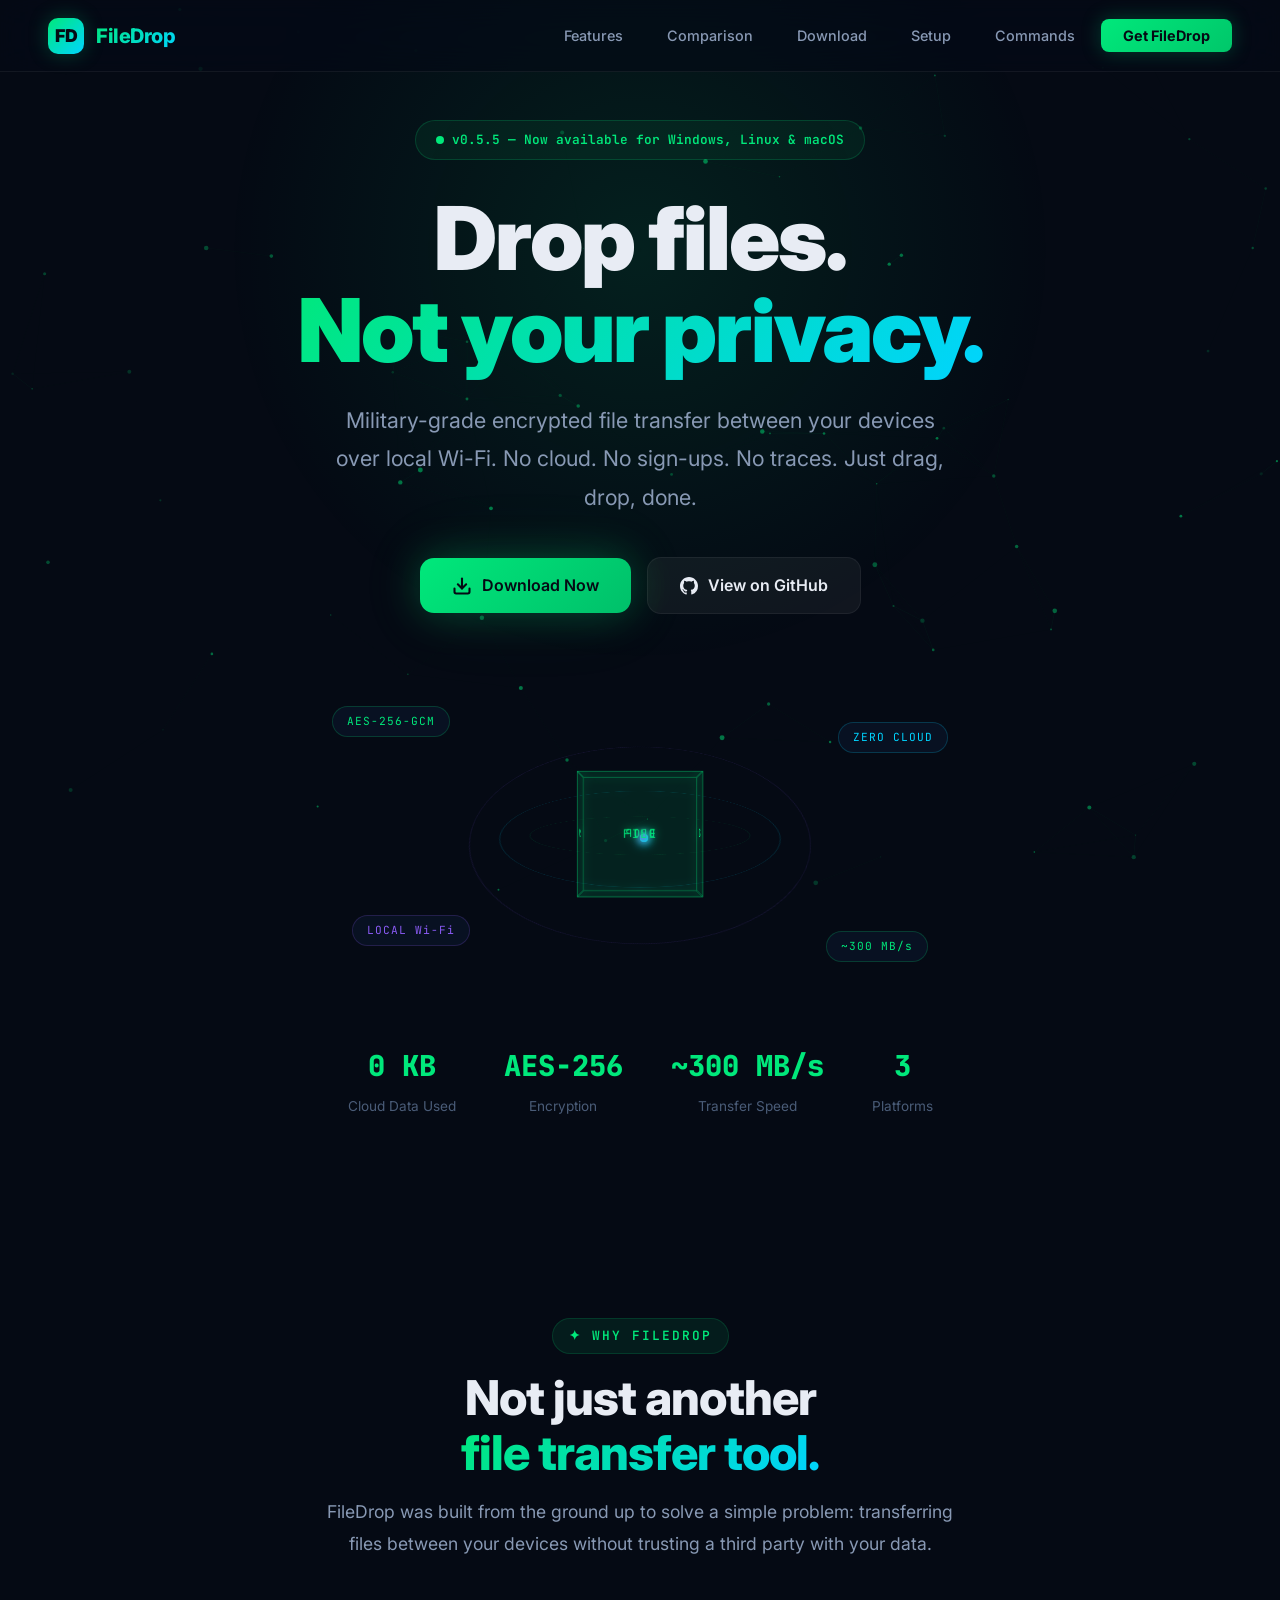
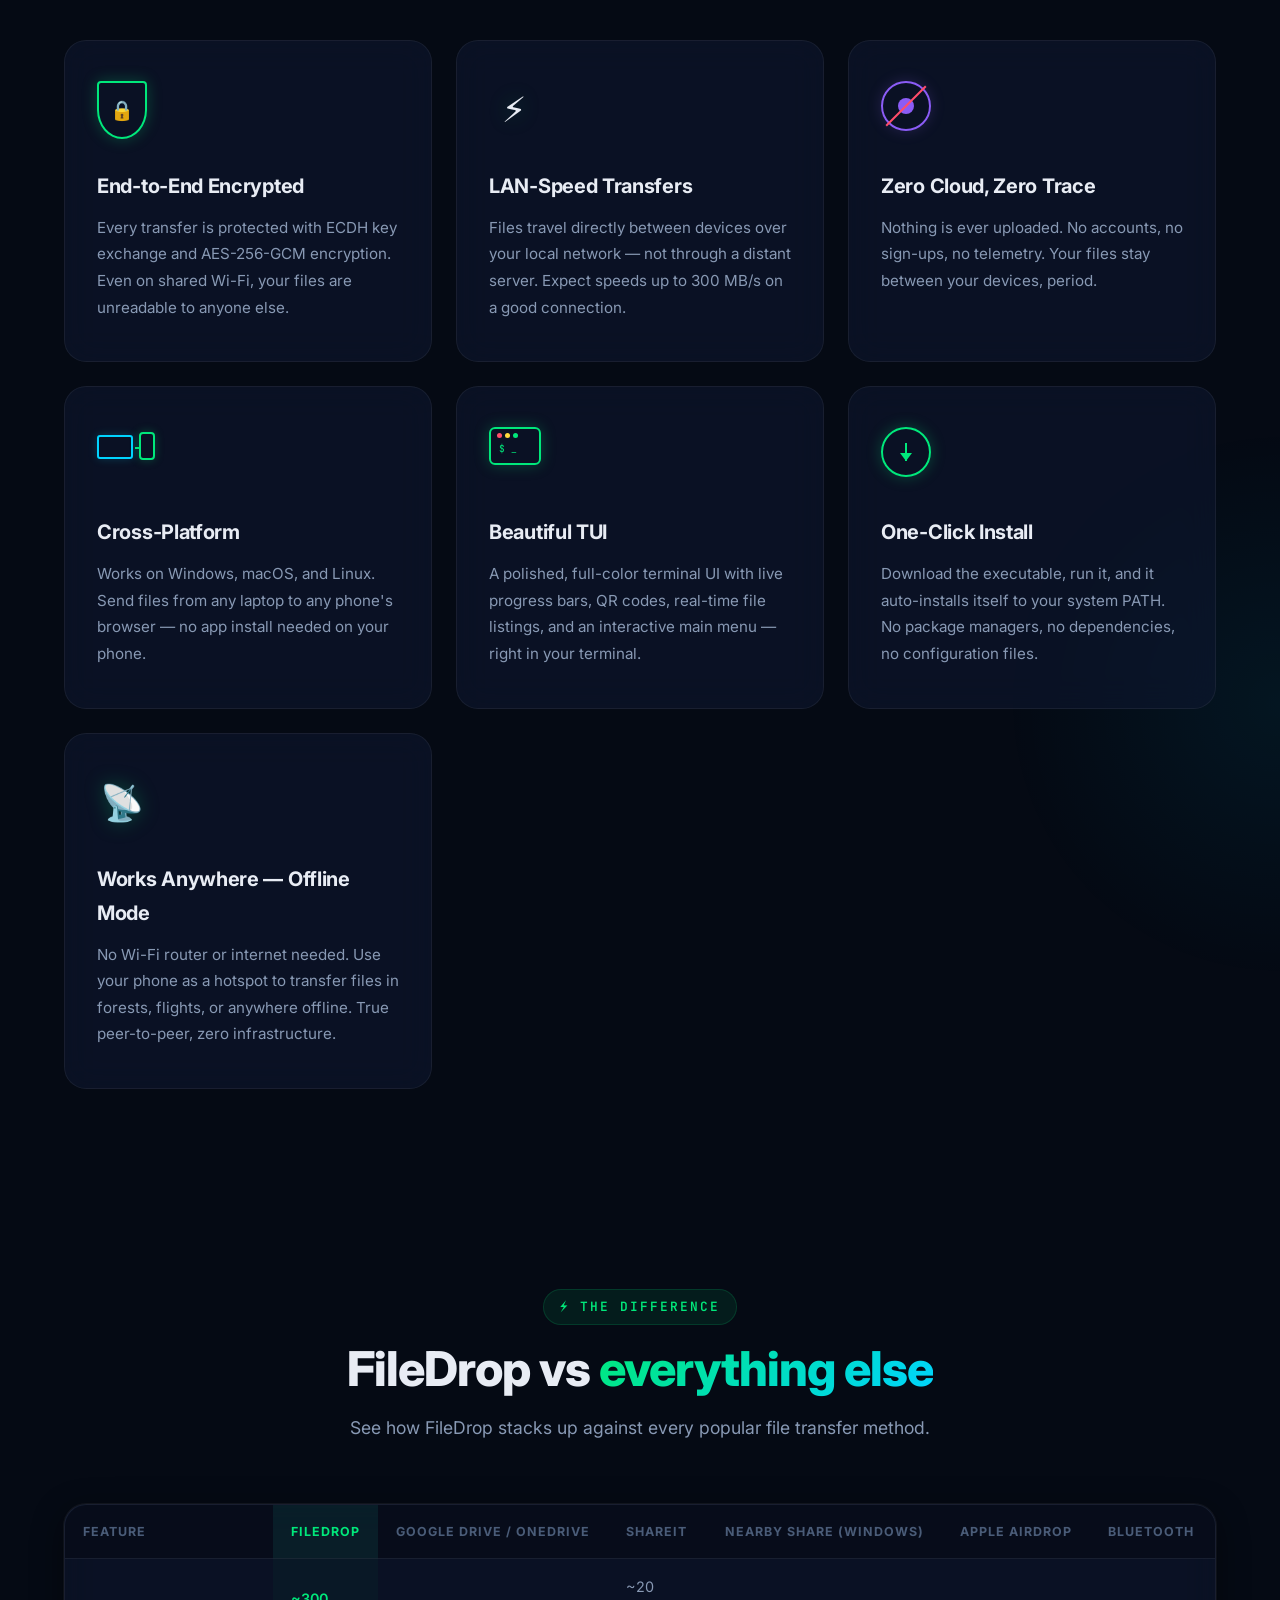
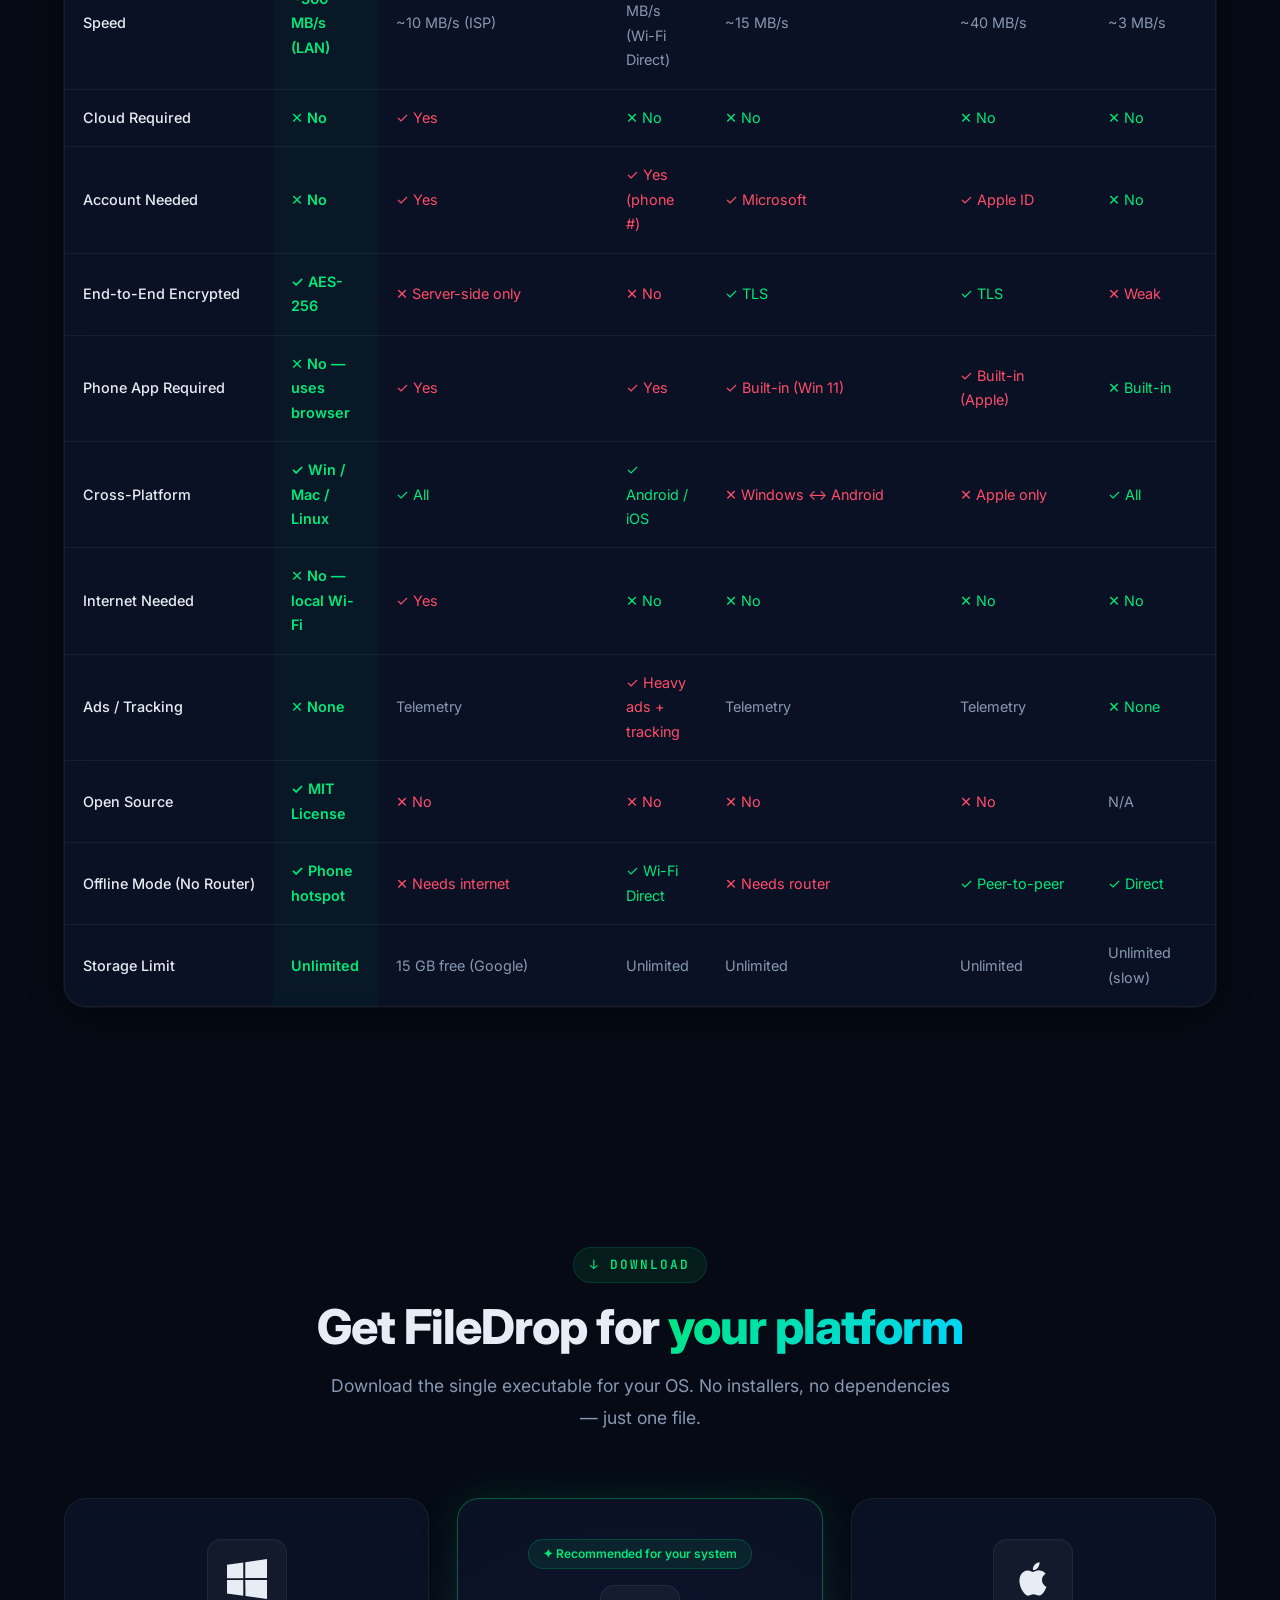
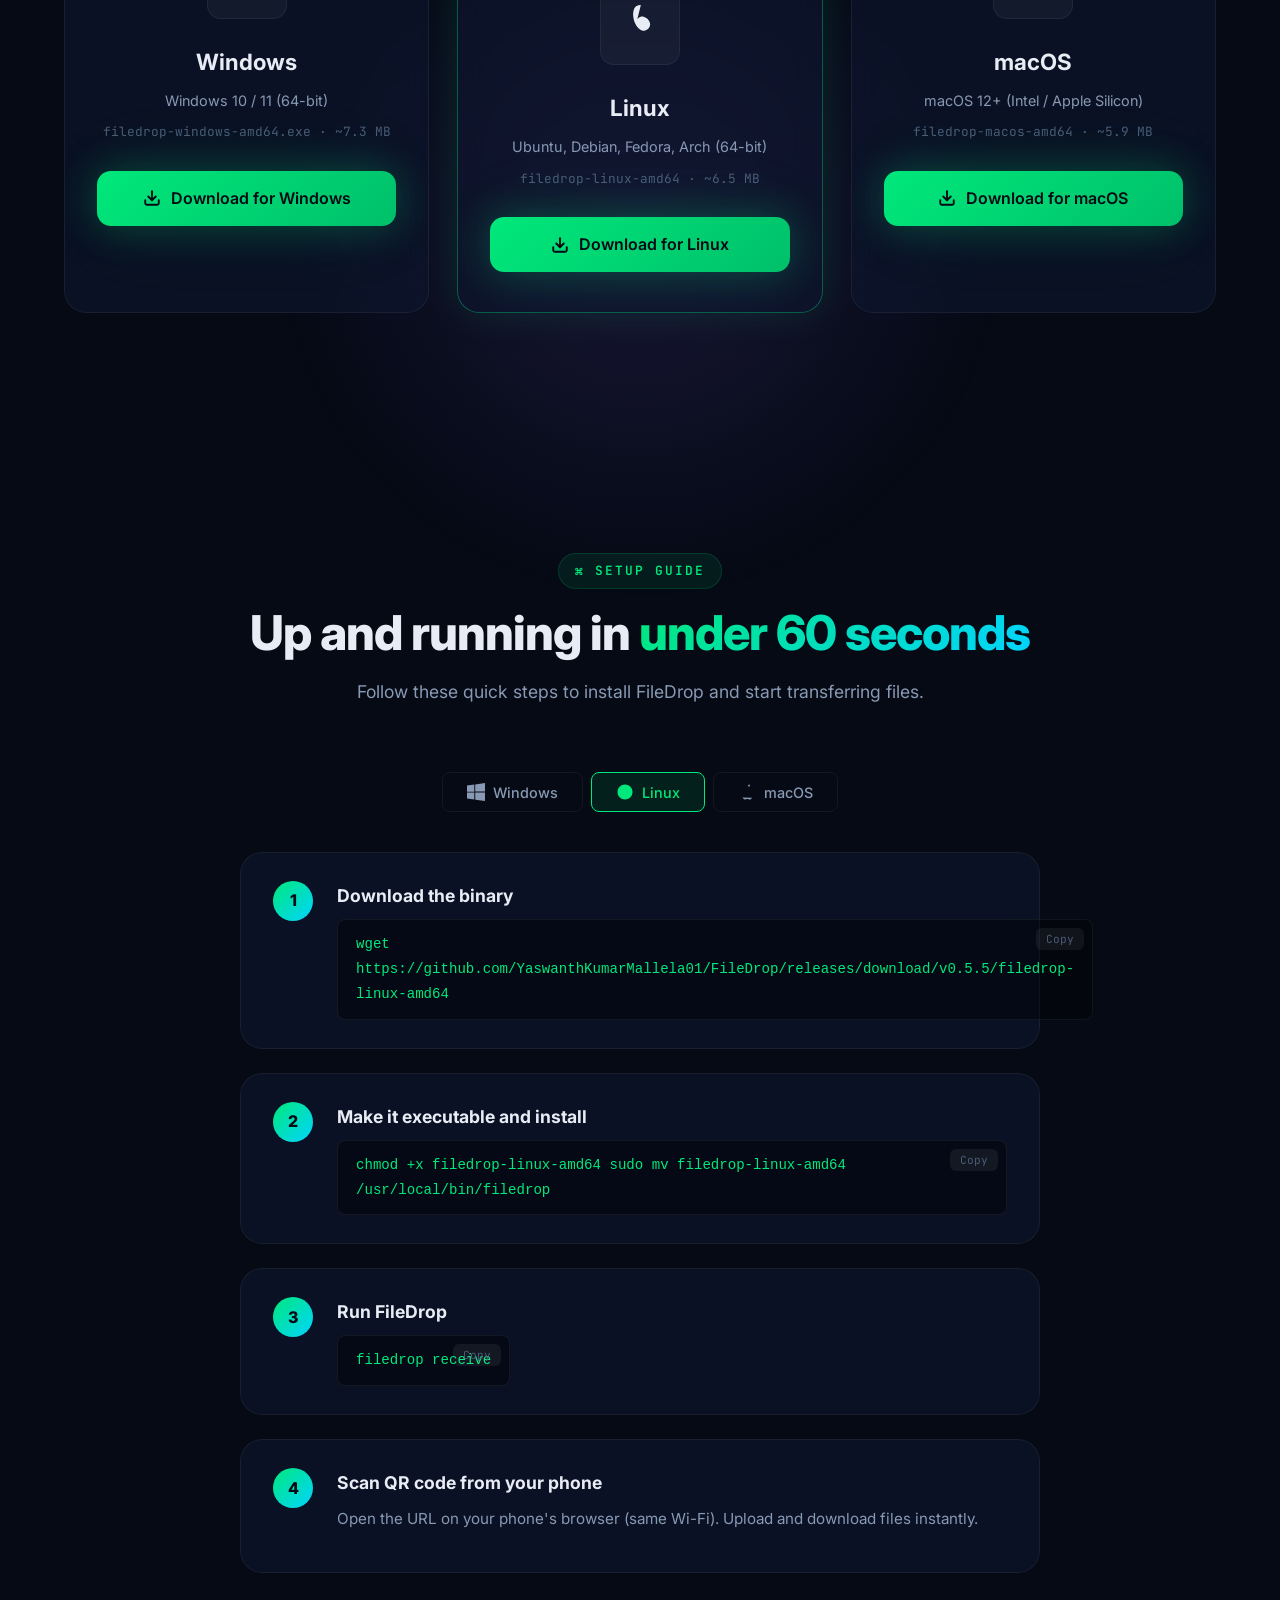
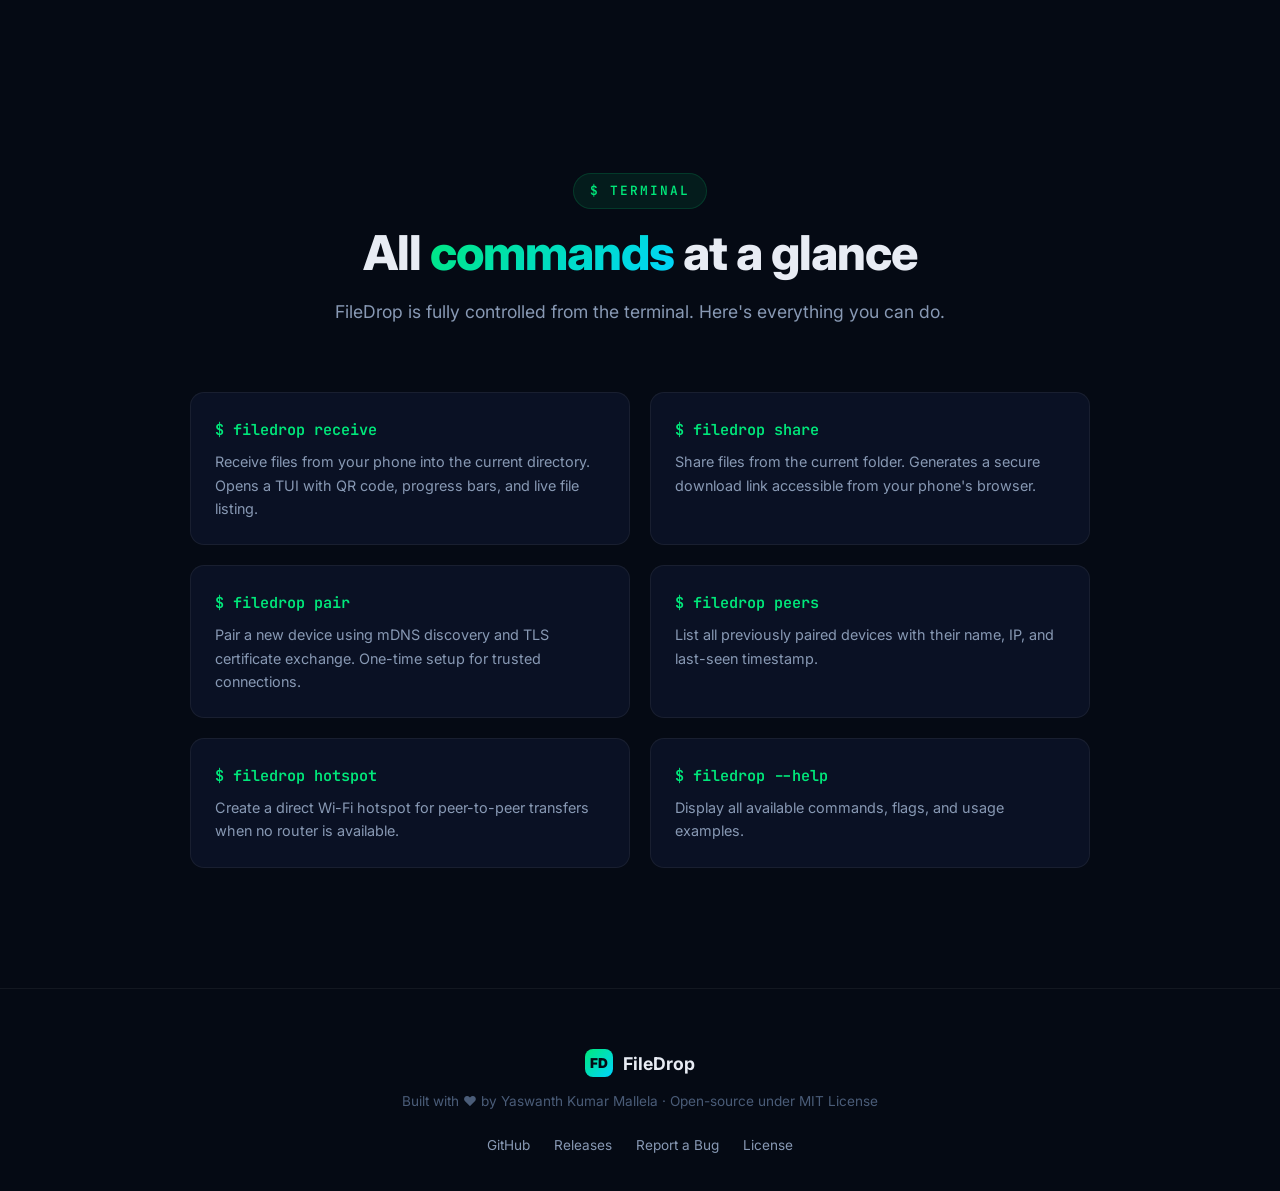
<file: docs/index.html>
<!DOCTYPE html>
<html lang="en">
<head>
  <meta charset="UTF-8" />
  <meta name="viewport" content="width=device-width, initial-scale=1.0" />
  <title>FileDrop — Instant, Encrypted File Transfer Over Wi-Fi</title>
  <meta name="description" content="FileDrop is a zero-cloud, peer-to-peer file transfer tool. Send files between your laptop and phone over local Wi-Fi with military-grade encryption. No sign-ups, no uploads, no traces." />
  <meta name="keywords" content="file transfer, local wifi, peer to peer, encrypted transfer, no cloud, filedrop" />
  <meta name="author" content="Yaswanth Kumar Mallela" />
  <meta property="og:title" content="FileDrop — Instant, Encrypted File Transfer Over Wi-Fi" />
  <meta property="og:description" content="Send files between your laptop and phone over local Wi-Fi. Zero cloud, zero uploads, zero traces." />
  <meta property="og:type" content="website" />
  <link rel="icon" href="data:image/svg+xml,<svg xmlns='http://www.w3.org/2000/svg' viewBox='0 0 100 100'><text y='.9em' font-size='90'>📁</text></svg>" />
  <link rel="stylesheet" href="style.css" />
</head>
<body>

  <!-- Background Canvas -->
  <canvas id="bg-canvas"></canvas>

  <!-- Navigation -->
  <nav class="navbar" id="navbar">
    <a href="#" class="nav-brand">
      <div class="brand-icon">FD</div>
      <span>FileDrop</span>
    </a>
    <ul class="nav-links" id="nav-links">
      <li><a href="#features">Features</a></li>
      <li><a href="#comparison">Comparison</a></li>
      <li><a href="#download">Download</a></li>
      <li><a href="#instructions">Setup</a></li>
      <li><a href="#commands">Commands</a></li>
      <li><a href="#download" class="nav-cta">Get FileDrop</a></li>
    </ul>
    <div class="nav-toggle" id="nav-toggle">
      <span></span><span></span><span></span>
    </div>
  </nav>

  <!-- ═══════ HERO ═══════ -->
  <section class="hero" id="hero">
    <div class="hero-content">
      <div class="hero-badge">
        <span class="pulse-dot"></span>
        v0.5.5 — Now available for Windows, Linux &amp; macOS
      </div>
      <h1>
        Drop files.<br/>
        <span class="gradient-text">Not your privacy.</span>
      </h1>
      <p class="hero-subtitle">
        Military-grade encrypted file transfer between your devices over local Wi-Fi.
        No cloud. No sign-ups. No traces. Just drag, drop, done.
      </p>
      <div class="hero-actions">
        <a href="#download" class="btn btn-primary" id="hero-download-btn">
          <svg width="20" height="20" viewBox="0 0 24 24" fill="none" stroke="currentColor" stroke-width="2.5" stroke-linecap="round" stroke-linejoin="round"><path d="M21 15v4a2 2 0 01-2 2H5a2 2 0 01-2-2v-4"/><polyline points="7 10 12 15 17 10"/><line x1="12" y1="15" x2="12" y2="3"/></svg>
          Download Now
        </a>
        <a href="https://github.com/YaswanthKumarMallela01/FileDrop" target="_blank" class="btn btn-secondary">
          <svg width="18" height="18" viewBox="0 0 24 24" fill="currentColor"><path d="M12 0C5.37 0 0 5.37 0 12c0 5.31 3.435 9.795 8.205 11.385.6.105.825-.255.825-.57 0-.285-.015-1.23-.015-2.235-3.015.555-3.795-.735-4.035-1.41-.135-.345-.72-1.41-1.23-1.695-.42-.225-1.02-.78-.015-.795.945-.015 1.62.87 1.845 1.23 1.08 1.815 2.805 1.305 3.495.99.105-.78.42-1.305.765-1.605-2.67-.3-5.46-1.335-5.46-5.925 0-1.305.465-2.385 1.23-3.225-.12-.3-.54-1.53.12-3.18 0 0 1.005-.315 3.3 1.23.96-.27 1.98-.405 3-.405s2.04.135 3 .405c2.295-1.56 3.3-1.23 3.3-1.23.66 1.65.24 2.88.12 3.18.765.84 1.23 1.905 1.23 3.225 0 4.605-2.805 5.625-5.475 5.925.435.375.81 1.095.81 2.22 0 1.605-.015 2.895-.015 3.3 0 .315.225.69.825.57A12.02 12.02 0 0024 12c0-6.63-5.37-12-12-12z"/></svg>
          View on GitHub
        </a>
      </div>

      <!-- 3D Animated Scene -->
      <div class="hero-3d-scene">
        <!-- Floating labels -->
        <div class="float-label fl-1">AES-256-GCM</div>
        <div class="float-label fl-2">ZERO CLOUD</div>
        <div class="float-label fl-3">LOCAL Wi-Fi</div>
        <div class="float-label fl-4">~300 MB/s</div>

        <!-- Orbiting rings -->
        <div class="orbit-ring orbit-ring-1"></div>
        <div class="orbit-ring orbit-ring-2"></div>
        <div class="orbit-ring orbit-ring-3"></div>

        <!-- Orbiting dots -->
        <div class="orbit-dot orbit-dot-1"></div>
        <div class="orbit-dot orbit-dot-2"></div>
        <div class="orbit-dot orbit-dot-3"></div>

        <!-- 3D Cube -->
        <div class="cube-wrapper">
          <div class="cube-face front">FILE</div>
          <div class="cube-face back">DROP</div>
          <div class="cube-face right">SEND</div>
          <div class="cube-face left">RECV</div>
          <div class="cube-face top">P2P</div>
          <div class="cube-face bottom">E2E</div>
        </div>
      </div>

      <div class="hero-stats">
        <div class="hero-stat">
          <div class="stat-value">0 KB</div>
          <div class="stat-label">Cloud Data Used</div>
        </div>
        <div class="hero-stat">
          <div class="stat-value">AES-256</div>
          <div class="stat-label">Encryption</div>
        </div>
        <div class="hero-stat">
          <div class="stat-value">~300 MB/s</div>
          <div class="stat-label">Transfer Speed</div>
        </div>
        <div class="hero-stat">
          <div class="stat-value">3</div>
          <div class="stat-label">Platforms</div>
        </div>
      </div>
    </div>
  </section>

  <!-- ═══════ FEATURES ═══════ -->
  <section class="features" id="features">
    <div class="container">
      <div class="features-header reveal">
        <div class="section-label">✦ Why FileDrop</div>
        <h2 class="section-title">Not just another<br/><span class="gradient-text">file transfer tool.</span></h2>
        <p class="section-subtitle">
          FileDrop was built from the ground up to solve a simple problem: transferring files between your devices without trusting a third party with your data.
        </p>
      </div>
      <div class="features-grid reveal-children">

        <div class="feature-card">
          <div class="feature-icon-3d">
            <div class="fi-shield"></div>
          </div>
          <h3>End-to-End Encrypted</h3>
          <p>Every transfer is protected with ECDH key exchange and AES-256-GCM encryption. Even on shared Wi-Fi, your files are unreadable to anyone else.</p>
        </div>

        <div class="feature-card">
          <div class="feature-icon-3d">
            <div class="fi-bolt">⚡</div>
          </div>
          <h3>LAN-Speed Transfers</h3>
          <p>Files travel directly between devices over your local network — not through a distant server. Expect speeds up to 300 MB/s on a good connection.</p>
        </div>

        <div class="feature-card">
          <div class="feature-icon-3d">
            <div class="fi-eye"></div>
          </div>
          <h3>Zero Cloud, Zero Trace</h3>
          <p>Nothing is ever uploaded. No accounts, no sign-ups, no telemetry. Your files stay between your devices, period.</p>
        </div>

        <div class="feature-card">
          <div class="feature-icon-3d">
            <div class="fi-devices">
              <div class="dev-laptop"></div>
              <div class="dev-beam"></div>
              <div class="dev-phone"></div>
            </div>
          </div>
          <h3>Cross-Platform</h3>
          <p>Works on Windows, macOS, and Linux. Send files from any laptop to any phone's browser — no app install needed on your phone.</p>
        </div>

        <div class="feature-card">
          <div class="feature-icon-3d">
            <div class="fi-terminal">
              <div class="term-dots"><span></span><span></span><span></span></div>
            </div>
          </div>
          <h3>Beautiful TUI</h3>
          <p>A polished, full-color terminal UI with live progress bars, QR codes, real-time file listings, and an interactive main menu — right in your terminal.</p>
        </div>

        <div class="feature-card">
          <div class="feature-icon-3d">
            <div class="fi-download">
              <div class="arrow"></div>
            </div>
          </div>
          <h3>One-Click Install</h3>
          <p>Download the executable, run it, and it auto-installs itself to your system PATH. No package managers, no dependencies, no configuration files.</p>
        </div>

        <div class="feature-card">
          <div class="feature-icon-3d">
            <div class="fi-bolt">📡</div>
          </div>
          <h3>Works Anywhere — Offline Mode</h3>
          <p>No Wi-Fi router or internet needed. Use your phone as a hotspot to transfer files in forests, flights, or anywhere offline. True peer-to-peer, zero infrastructure.</p>
        </div>

      </div>
    </div>
  </section>

  <!-- ═══════ COMPARISON ═══════ -->
  <section class="comparison" id="comparison">
    <div class="container">
      <div class="comparison-header reveal">
        <div class="section-label">⚡ The difference</div>
        <h2 class="section-title">FileDrop vs <span class="gradient-text">everything else</span></h2>
        <p class="section-subtitle">
          See how FileDrop stacks up against every popular file transfer method.
        </p>
      </div>
      <div class="comparison-table-wrap reveal">
        <table class="comparison-table">
          <thead>
            <tr>
              <th>Feature</th>
              <th class="highlight">FileDrop</th>
              <th>Google Drive / OneDrive</th>
              <th>SHAREit</th>
              <th>Nearby Share (Windows)</th>
              <th>Apple AirDrop</th>
              <th>Bluetooth</th>
              <th>USB Cable</th>
            </tr>
          </thead>
          <tbody>
            <tr>
              <td>Speed</td>
              <td class="highlight">~300 MB/s (LAN)</td>
              <td>~10 MB/s (ISP)</td>
              <td>~20 MB/s (Wi-Fi Direct)</td>
              <td>~15 MB/s</td>
              <td>~40 MB/s</td>
              <td>~3 MB/s</td>
              <td>~40 MB/s (USB 2.0)</td>
            </tr>
            <tr>
              <td>Cloud Required</td>
              <td class="highlight"><span class="check-icon">✕ No</span></td>
              <td><span class="cross-icon">✓ Yes</span></td>
              <td><span class="check-icon">✕ No</span></td>
              <td><span class="check-icon">✕ No</span></td>
              <td><span class="check-icon">✕ No</span></td>
              <td><span class="check-icon">✕ No</span></td>
              <td><span class="check-icon">✕ No</span></td>
            </tr>
            <tr>
              <td>Account Needed</td>
              <td class="highlight"><span class="check-icon">✕ No</span></td>
              <td><span class="cross-icon">✓ Yes</span></td>
              <td><span class="cross-icon">✓ Yes (phone #)</span></td>
              <td><span class="cross-icon">✓ Microsoft</span></td>
              <td><span class="cross-icon">✓ Apple ID</span></td>
              <td><span class="check-icon">✕ No</span></td>
              <td><span class="check-icon">✕ No</span></td>
            </tr>
            <tr>
              <td>End-to-End Encrypted</td>
              <td class="highlight"><span class="check-icon">✓ AES-256</span></td>
              <td><span class="cross-icon">✕ Server-side only</span></td>
              <td><span class="cross-icon">✕ No</span></td>
              <td><span class="check-icon">✓ TLS</span></td>
              <td><span class="check-icon">✓ TLS</span></td>
              <td><span class="cross-icon">✕ Weak</span></td>
              <td>N/A</td>
            </tr>
            <tr>
              <td>Phone App Required</td>
              <td class="highlight"><span class="check-icon">✕ No — uses browser</span></td>
              <td><span class="cross-icon">✓ Yes</span></td>
              <td><span class="cross-icon">✓ Yes</span></td>
              <td><span class="cross-icon">✓ Built-in (Win 11)</span></td>
              <td><span class="cross-icon">✓ Built-in (Apple)</span></td>
              <td><span class="check-icon">✕ Built-in</span></td>
              <td>File manager</td>
            </tr>
            <tr>
              <td>Cross-Platform</td>
              <td class="highlight"><span class="check-icon">✓ Win / Mac / Linux</span></td>
              <td><span class="check-icon">✓ All</span></td>
              <td><span class="check-icon">✓ Android / iOS</span></td>
              <td><span class="cross-icon">✕ Windows ↔ Android</span></td>
              <td><span class="cross-icon">✕ Apple only</span></td>
              <td><span class="check-icon">✓ All</span></td>
              <td><span class="check-icon">✓ All</span></td>
            </tr>
            <tr>
              <td>Internet Needed</td>
              <td class="highlight"><span class="check-icon">✕ No — local Wi-Fi</span></td>
              <td><span class="cross-icon">✓ Yes</span></td>
              <td><span class="check-icon">✕ No</span></td>
              <td><span class="check-icon">✕ No</span></td>
              <td><span class="check-icon">✕ No</span></td>
              <td><span class="check-icon">✕ No</span></td>
              <td><span class="check-icon">✕ No</span></td>
            </tr>
            <tr>
              <td>Ads / Tracking</td>
              <td class="highlight"><span class="check-icon">✕ None</span></td>
              <td>Telemetry</td>
              <td><span class="cross-icon">✓ Heavy ads + tracking</span></td>
              <td>Telemetry</td>
              <td>Telemetry</td>
              <td><span class="check-icon">✕ None</span></td>
              <td><span class="check-icon">✕ None</span></td>
            </tr>
            <tr>
              <td>Open Source</td>
              <td class="highlight"><span class="check-icon">✓ MIT License</span></td>
              <td><span class="cross-icon">✕ No</span></td>
              <td><span class="cross-icon">✕ No</span></td>
              <td><span class="cross-icon">✕ No</span></td>
              <td><span class="cross-icon">✕ No</span></td>
              <td>N/A</td>
              <td>N/A</td>
            </tr>
            <tr>
              <td>Offline Mode (No Router)</td>
              <td class="highlight"><span class="check-icon">✓ Phone hotspot</span></td>
              <td><span class="cross-icon">✕ Needs internet</span></td>
              <td><span class="check-icon">✓ Wi-Fi Direct</span></td>
              <td><span class="cross-icon">✕ Needs router</span></td>
              <td><span class="check-icon">✓ Peer-to-peer</span></td>
              <td><span class="check-icon">✓ Direct</span></td>
              <td><span class="check-icon">✓ Direct</span></td>
            </tr>
            <tr>
              <td>Storage Limit</td>
              <td class="highlight">Unlimited</td>
              <td>15 GB free (Google)</td>
              <td>Unlimited</td>
              <td>Unlimited</td>
              <td>Unlimited</td>
              <td>Unlimited (slow)</td>
              <td>Unlimited</td>
            </tr>
          </tbody>
        </table>
      </div>
    </div>
  </section>

  <!-- ═══════ DOWNLOAD ═══════ -->
  <section class="download" id="download">
    <div class="container">
      <div class="download-header reveal">
        <div class="section-label">↓ Download</div>
        <h2 class="section-title">Get FileDrop for <span class="gradient-text">your platform</span></h2>
        <p class="section-subtitle">
          Download the single executable for your OS. No installers, no dependencies — just one file.
        </p>
      </div>
      <div class="download-grid reveal-children">

        <!-- Windows -->
        <div class="download-card" data-os="windows">
          <div class="os-icon">
            <svg viewBox="0 0 24 24"><path d="M0 3.449L9.75 2.1v9.451H0m10.949-9.602L24 0v11.4H10.949M0 12.6h9.75v9.451L0 20.699M10.949 12.6H24V24l-12.9-1.801"/></svg>
          </div>
          <h3>Windows</h3>
          <p class="os-desc">Windows 10 / 11 (64-bit)</p>
          <p class="file-size">filedrop-windows-amd64.exe · ~7.3 MB</p>
          <a href="https://github.com/YaswanthKumarMallela01/FileDrop/releases/download/v0.5.5/filedrop-windows-amd64.exe" class="btn btn-primary btn-download" id="download-windows">
            <svg width="18" height="18" viewBox="0 0 24 24" fill="none" stroke="currentColor" stroke-width="2.5" stroke-linecap="round" stroke-linejoin="round"><path d="M21 15v4a2 2 0 01-2 2H5a2 2 0 01-2-2v-4"/><polyline points="7 10 12 15 17 10"/><line x1="12" y1="15" x2="12" y2="3"/></svg>
            Download for Windows
          </a>
        </div>

        <!-- Linux -->
        <div class="download-card" data-os="linux">
          <div class="os-icon">
            <svg viewBox="0 0 24 24"><path d="M12.504 0c-.155 0-.311.003-.468.008-1.41.06-2.27.55-2.84 1.21-.69.79-1.05 1.9-1.22 3.02-.1.65-.13 1.32-.1 1.96.05 1.18.28 2.42.68 3.61.39 1.17.94 2.21 1.6 3.11.67.9 1.46 1.66 2.33 2.14.44.24.89.39 1.34.42.45.02.9-.05 1.33-.19.43-.14.84-.35 1.2-.62.37-.27.69-.58.96-.93.27-.35.47-.73.6-1.12.13-.39.18-.8.15-1.22-.03-.42-.14-.84-.31-1.25-.18-.4-.41-.79-.7-1.15-.29-.37-.62-.7-.99-.99-.37-.29-.77-.53-1.18-.71-.41-.18-.84-.29-1.27-.34-.43-.04-.86.01-1.27.13-.41.12-.79.32-1.12.58-.34.27-.62.59-.84.95"/></svg>
          </div>
          <h3>Linux</h3>
          <p class="os-desc">Ubuntu, Debian, Fedora, Arch (64-bit)</p>
          <p class="file-size">filedrop-linux-amd64 · ~6.5 MB</p>
          <a href="https://github.com/YaswanthKumarMallela01/FileDrop/releases/download/v0.5.5/filedrop-linux-amd64" class="btn btn-primary btn-download" id="download-linux">
            <svg width="18" height="18" viewBox="0 0 24 24" fill="none" stroke="currentColor" stroke-width="2.5" stroke-linecap="round" stroke-linejoin="round"><path d="M21 15v4a2 2 0 01-2 2H5a2 2 0 01-2-2v-4"/><polyline points="7 10 12 15 17 10"/><line x1="12" y1="15" x2="12" y2="3"/></svg>
            Download for Linux
          </a>
        </div>

        <!-- macOS -->
        <div class="download-card" data-os="macos">
          <div class="os-icon">
            <svg viewBox="0 0 24 24"><path d="M18.71 19.5c-.83 1.24-1.71 2.45-3.05 2.47-1.34.03-1.77-.79-3.29-.79-1.53 0-2 .77-3.27.82-1.31.05-2.3-1.32-3.14-2.53C4.25 17 2.94 12.45 4.7 9.39c.87-1.52 2.43-2.48 4.12-2.51 1.28-.02 2.5.87 3.29.87.78 0 2.26-1.07 3.8-.91.65.03 2.47.26 3.64 1.98-.09.06-2.17 1.28-2.15 3.81.03 3.02 2.65 4.03 2.68 4.04-.03.07-.42 1.44-1.38 2.83M13 3.5c.73-.83 1.94-1.46 2.94-1.5.13 1.17-.34 2.35-1.04 3.19-.69.85-1.83 1.51-2.95 1.42-.15-1.15.41-2.35 1.05-3.11z"/></svg>
          </div>
          <h3>macOS</h3>
          <p class="os-desc">macOS 12+ (Intel / Apple Silicon)</p>
          <p class="file-size">filedrop-macos-amd64 · ~5.9 MB</p>
          <a href="https://github.com/YaswanthKumarMallela01/FileDrop/releases/download/v0.5.5/filedrop-macos-amd64" class="btn btn-primary btn-download" id="download-macos">
            <svg width="18" height="18" viewBox="0 0 24 24" fill="none" stroke="currentColor" stroke-width="2.5" stroke-linecap="round" stroke-linejoin="round"><path d="M21 15v4a2 2 0 01-2 2H5a2 2 0 01-2-2v-4"/><polyline points="7 10 12 15 17 10"/><line x1="12" y1="15" x2="12" y2="3"/></svg>
            Download for macOS
          </a>
        </div>

      </div>
    </div>
  </section>

  <!-- ═══════ INSTRUCTIONS ═══════ -->
  <section class="instructions" id="instructions">
    <div class="container">
      <div class="instructions-header reveal">
        <div class="section-label">⌘ Setup Guide</div>
        <h2 class="section-title">Up and running in <span class="gradient-text">under 60 seconds</span></h2>
        <p class="section-subtitle">
          Follow these quick steps to install FileDrop and start transferring files.
        </p>
      </div>

      <div class="instructions-tabs reveal">
        <button class="tab-btn active" data-tab="tab-windows">
          <svg viewBox="0 0 24 24"><path d="M0 3.449L9.75 2.1v9.451H0m10.949-9.602L24 0v11.4H10.949M0 12.6h9.75v9.451L0 20.699M10.949 12.6H24V24l-12.9-1.801"/></svg>
          Windows
        </button>
        <button class="tab-btn" data-tab="tab-linux">
          <svg viewBox="0 0 24 24"><path d="M12 2C6.48 2 2 6.48 2 12s4.48 10 10 10 10-4.48 10-10S17.52 2 12 2z"/></svg>
          Linux
        </button>
        <button class="tab-btn" data-tab="tab-macos">
          <svg viewBox="0 0 24 24"><path d="M18.71 19.5c-.83 1.24-1.71 2.45-3.05 2.47-1.34.03-1.77-.79-3.29-.79-1.53 0-2 .77-3.27.82-1.31.05-2.3-1.32-3.14-2.53M13 3.5c.73-.83 1.94-1.46 2.94-1.5.13 1.17-.34 2.35-1.04 3.19"/></svg>
          macOS
        </button>
      </div>

      <!-- Windows -->
      <div class="tab-panel active" id="tab-windows">
        <div class="steps-list reveal-children">
          <div class="step-item">
            <div class="step-num">1</div>
            <div class="step-body">
              <h4>Download the executable</h4>
              <p>Download <strong>filedrop-windows-amd64.exe</strong> from the <a href="#download" style="color:var(--accent);">download section</a> above, or from the <a href="https://github.com/YaswanthKumarMallela01/FileDrop/releases/tag/v0.5.5" target="_blank" style="color:var(--accent);">GitHub Releases page</a>.</p>
            </div>
          </div>
          <div class="step-item">
            <div class="step-num">2</div>
            <div class="step-body">
              <h4>Run the executable</h4>
              <p>Double-click the downloaded <code>.exe</code> file. A beautiful interactive menu will appear. Select <strong>"Install FileDrop (Add to System PATH)"</strong> and press Enter.</p>
              <p>If Windows SmartScreen shows a warning, click <strong>"More info"</strong> → <strong>"Run anyway"</strong>. FileDrop is open-source and safe.</p>
            </div>
          </div>
          <div class="step-item">
            <div class="step-num">3</div>
            <div class="step-body">
              <h4>Open a new terminal &amp; use FileDrop</h4>
              <p>After installation, open a <strong>new</strong> Command Prompt or PowerShell. You can now run FileDrop from anywhere:</p>
              <div class="code-block"><button class="copy-btn">Copy</button><code>filedrop receive</code></div>
            </div>
          </div>
          <div class="step-item">
            <div class="step-num">4</div>
            <div class="step-body">
              <h4>Transfer files from your phone</h4>
              <p>Open the QR code URL on your phone's browser (same Wi-Fi network). Upload files directly to your laptop — or download files from it.</p>
            </div>
          </div>
        </div>
      </div>

      <!-- Linux -->
      <div class="tab-panel" id="tab-linux">
        <div class="steps-list reveal-children">
          <div class="step-item">
            <div class="step-num">1</div>
            <div class="step-body">
              <h4>Download the binary</h4>
              <div class="code-block"><button class="copy-btn">Copy</button><code>wget https://github.com/YaswanthKumarMallela01/FileDrop/releases/download/v0.5.5/filedrop-linux-amd64</code></div>
            </div>
          </div>
          <div class="step-item">
            <div class="step-num">2</div>
            <div class="step-body">
              <h4>Make it executable and install</h4>
              <div class="code-block"><button class="copy-btn">Copy</button><code>chmod +x filedrop-linux-amd64
sudo mv filedrop-linux-amd64 /usr/local/bin/filedrop</code></div>
            </div>
          </div>
          <div class="step-item">
            <div class="step-num">3</div>
            <div class="step-body">
              <h4>Run FileDrop</h4>
              <div class="code-block"><button class="copy-btn">Copy</button><code>filedrop receive</code></div>
            </div>
          </div>
          <div class="step-item">
            <div class="step-num">4</div>
            <div class="step-body">
              <h4>Scan QR code from your phone</h4>
              <p>Open the URL on your phone's browser (same Wi-Fi). Upload and download files instantly.</p>
            </div>
          </div>
        </div>
      </div>

      <!-- macOS -->
      <div class="tab-panel" id="tab-macos">
        <div class="steps-list reveal-children">
          <div class="step-item">
            <div class="step-num">1</div>
            <div class="step-body">
              <h4>Download the binary</h4>
              <div class="code-block"><button class="copy-btn">Copy</button><code>curl -LO https://github.com/YaswanthKumarMallela01/FileDrop/releases/download/v0.5.5/filedrop-macos-amd64</code></div>
            </div>
          </div>
          <div class="step-item">
            <div class="step-num">2</div>
            <div class="step-body">
              <h4>Make it executable and install</h4>
              <div class="code-block"><button class="copy-btn">Copy</button><code>chmod +x filedrop-macos-amd64
sudo mv filedrop-macos-amd64 /usr/local/bin/filedrop</code></div>
              <p style="margin-top:8px;">If macOS blocks it, go to <strong>System Settings → Privacy &amp; Security</strong> and click <strong>"Allow Anyway"</strong>.</p>
            </div>
          </div>
          <div class="step-item">
            <div class="step-num">3</div>
            <div class="step-body">
              <h4>Run FileDrop</h4>
              <div class="code-block"><button class="copy-btn">Copy</button><code>filedrop receive</code></div>
            </div>
          </div>
          <div class="step-item">
            <div class="step-num">4</div>
            <div class="step-body">
              <h4>Scan QR code from your phone</h4>
              <p>Open the URL on your phone's browser (same Wi-Fi). Upload and download files instantly.</p>
            </div>
          </div>
        </div>
      </div>
    </div>
  </section>

  <!-- ═══════ COMMANDS ═══════ -->
  <section class="commands" id="commands">
    <div class="container">
      <div class="commands-header reveal">
        <div class="section-label">$ Terminal</div>
        <h2 class="section-title">All <span class="gradient-text">commands</span> at a glance</h2>
        <p class="section-subtitle">
          FileDrop is fully controlled from the terminal. Here's everything you can do.
        </p>
      </div>
      <div class="commands-grid reveal-children">
        <div class="cmd-card">
          <div class="cmd-name">$ filedrop receive</div>
          <div class="cmd-desc">Receive files from your phone into the current directory. Opens a TUI with QR code, progress bars, and live file listing.</div>
        </div>
        <div class="cmd-card">
          <div class="cmd-name">$ filedrop share</div>
          <div class="cmd-desc">Share files from the current folder. Generates a secure download link accessible from your phone's browser.</div>
        </div>
        <div class="cmd-card">
          <div class="cmd-name">$ filedrop pair</div>
          <div class="cmd-desc">Pair a new device using mDNS discovery and TLS certificate exchange. One-time setup for trusted connections.</div>
        </div>
        <div class="cmd-card">
          <div class="cmd-name">$ filedrop peers</div>
          <div class="cmd-desc">List all previously paired devices with their name, IP, and last-seen timestamp.</div>
        </div>
        <div class="cmd-card">
          <div class="cmd-name">$ filedrop hotspot</div>
          <div class="cmd-desc">Create a direct Wi-Fi hotspot for peer-to-peer transfers when no router is available.</div>
        </div>
        <div class="cmd-card">
          <div class="cmd-name">$ filedrop --help</div>
          <div class="cmd-desc">Display all available commands, flags, and usage examples.</div>
        </div>
      </div>
    </div>
  </section>

  <!-- ═══════ FOOTER ═══════ -->
  <footer class="footer">
    <div class="container">
      <div class="footer-brand">
        <div class="brand-icon">FD</div>
        <span>FileDrop</span>
      </div>
      <p>Built with ❤️ by Yaswanth Kumar Mallela · Open-source under MIT License</p>
      <div class="footer-links">
        <a href="https://github.com/YaswanthKumarMallela01/FileDrop" target="_blank">GitHub</a>
        <a href="https://github.com/YaswanthKumarMallela01/FileDrop/releases" target="_blank">Releases</a>
        <a href="https://github.com/YaswanthKumarMallela01/FileDrop/issues" target="_blank">Report a Bug</a>
        <a href="https://github.com/YaswanthKumarMallela01/FileDrop/blob/master/LICENSE" target="_blank">License</a>
      </div>
    </div>
  </footer>

  <script src="script.js"></script>
</body>
</html>
</file>
<file: docs/style.css>
/* ═══════════════════════════════════════════════════════════════
   FileDrop — Landing Page Stylesheet
   Premium dark theme · Glassmorphism · 3D CSS animations
   ═══════════════════════════════════════════════════════════════ */

@import url('https://fonts.googleapis.com/css2?family=Inter:wght@300;400;500;600;700;800;900&family=JetBrains+Mono:wght@400;500;600;700&display=swap');

/* ── Custom Properties ── */
:root {
  --bg-primary:    #050a14;
  --bg-secondary:  #0a1628;
  --bg-card:       rgba(15, 25, 50, 0.55);
  --bg-card-hover: rgba(20, 35, 70, 0.65);

  --accent:        #00e87b;
  --accent-dim:    #00c76a;
  --accent-glow:   rgba(0, 232, 123, 0.25);
  --teal:          #00d4ff;
  --teal-glow:     rgba(0, 212, 255, 0.20);
  --purple:        #8b5cf6;
  --purple-glow:   rgba(139, 92, 246, 0.20);

  --text:          #e8ecf4;
  --text-dim:      #8899b4;
  --text-muted:    #4a5c78;

  --border:        rgba(255,255,255,0.06);
  --border-hover:  rgba(0, 232, 123, 0.30);

  --radius-sm:  8px;
  --radius-md:  14px;
  --radius-lg:  22px;
  --radius-xl:  30px;

  --shadow-card: 0 8px 32px rgba(0,0,0,0.45), 0 0 0 1px var(--border);
  --shadow-glow: 0 0 40px var(--accent-glow), 0 0 80px rgba(0,232,123,0.08);

  --font-sans:  'Inter', system-ui, -apple-system, sans-serif;
  --font-mono:  'JetBrains Mono', 'Fira Code', monospace;

  --transition: 0.35s cubic-bezier(0.25, 0.46, 0.45, 0.94);
}

/* ── Reset ── */
*, *::before, *::after { margin:0; padding:0; box-sizing:border-box; }

html {
  scroll-behavior: smooth;
  font-size: 16px;
  -webkit-font-smoothing: antialiased;
}

body {
  font-family: var(--font-sans);
  background: var(--bg-primary);
  color: var(--text);
  overflow-x: hidden;
  line-height: 1.7;
}

a { text-decoration:none; color:inherit; }
img { max-width:100%; display:block; }

/* ── Scrollbar ── */
::-webkit-scrollbar { width:8px; }
::-webkit-scrollbar-track { background:var(--bg-primary); }
::-webkit-scrollbar-thumb { background:var(--text-muted); border-radius:99px; }
::-webkit-scrollbar-thumb:hover { background:var(--accent); }

/* ═══════════════════════════════════════
   BACKGROUND CANVAS
   ═══════════════════════════════════════ */
#bg-canvas {
  position: fixed;
  inset: 0;
  z-index: 0;
  pointer-events: none;
}

/* ═══════════════════════════════════════
   NAVIGATION
   ═══════════════════════════════════════ */
.navbar {
  position: fixed; top:0; left:0; right:0; z-index:1000;
  padding: 0 48px; height: 72px;
  display: flex; align-items: center; justify-content: space-between;
  backdrop-filter: blur(20px) saturate(1.5);
  background: rgba(5, 10, 20, 0.65);
  border-bottom: 1px solid var(--border);
  transition: var(--transition);
}
.navbar.scrolled {
  background: rgba(5, 10, 20, 0.88);
  box-shadow: 0 4px 30px rgba(0,0,0,0.4);
}

.nav-brand {
  display:flex; align-items:center; gap:12px;
  font-weight:800; font-size:1.25rem; letter-spacing:-0.5px;
}
.nav-brand .brand-icon {
  width:36px; height:36px; border-radius:10px;
  background: linear-gradient(135deg, var(--accent), var(--teal));
  display:flex; align-items:center; justify-content:center;
  font-size:1.1rem; font-weight:900; color:var(--bg-primary);
  box-shadow: 0 0 20px var(--accent-glow);
}
.nav-brand span {
  background: linear-gradient(135deg, var(--accent), var(--teal));
  -webkit-background-clip:text; -webkit-text-fill-color:transparent; background-clip:text;
}

.nav-links {
  display:flex; align-items:center; gap:8px; list-style:none;
}
.nav-links a {
  padding:8px 18px; border-radius:var(--radius-sm);
  font-size:0.9rem; font-weight:500; color:var(--text-dim);
  transition: var(--transition);
}
.nav-links a:hover { color:var(--text); background:rgba(255,255,255,0.05); }

.nav-links .nav-cta {
  background: linear-gradient(135deg, var(--accent), var(--accent-dim));
  color:var(--bg-primary) !important; font-weight:700; padding:8px 22px;
  box-shadow: 0 0 20px var(--accent-glow);
}
.nav-links .nav-cta:hover { transform:translateY(-1px); box-shadow:0 0 30px var(--accent-glow); }

.nav-toggle { display:none; flex-direction:column; gap:5px; cursor:pointer; z-index:1001; }
.nav-toggle span { width:24px; height:2px; background:var(--text); border-radius:2px; transition:var(--transition); }

/* ═══════════════════════════════════════
   COMMON
   ═══════════════════════════════════════ */
section { position:relative; z-index:1; }
.container { max-width:1200px; margin:0 auto; padding:0 24px; }

.section-label {
  display:inline-flex; align-items:center; gap:8px;
  font-family:var(--font-mono); font-size:0.8rem; font-weight:600;
  text-transform:uppercase; letter-spacing:2px; color:var(--accent);
  margin-bottom:16px; padding:6px 16px;
  background:rgba(0,232,123,0.08); border:1px solid rgba(0,232,123,0.15);
  border-radius:99px;
}
.section-title {
  font-size: clamp(2rem, 4vw, 3rem);
  font-weight:800; letter-spacing:-1px; line-height:1.15; margin-bottom:16px;
}
.section-subtitle {
  font-size:1.1rem; color:var(--text-dim); max-width:640px; line-height:1.8;
}
.gradient-text {
  background: linear-gradient(135deg, var(--accent), var(--teal));
  -webkit-background-clip:text; -webkit-text-fill-color:transparent; background-clip:text;
}

/* ═══════════════════════════════════════
   HERO
   ═══════════════════════════════════════ */
.hero {
  min-height: 100vh;
  display:flex; align-items:center; justify-content:center;
  text-align:center; padding:120px 24px 80px;
  position:relative; overflow:hidden;
}
.hero::before {
  content:''; position:absolute; top:-200px; left:50%; transform:translateX(-50%);
  width:900px; height:900px; border-radius:50%;
  background: radial-gradient(circle, var(--accent-glow) 0%, transparent 65%);
  opacity:0.4; pointer-events:none;
  animation: heroPulse 6s ease-in-out infinite;
}
@keyframes heroPulse {
  0%,100% { opacity:0.3; transform:translateX(-50%) scale(1); }
  50%     { opacity:0.5; transform:translateX(-50%) scale(1.1); }
}

.hero-content { max-width:900px; position:relative; z-index:2; }

.hero-badge {
  display:inline-flex; align-items:center; gap:8px;
  font-family:var(--font-mono); font-size:0.8rem; font-weight:600; color:var(--accent);
  padding:8px 20px; background:rgba(0,232,123,0.06);
  border:1px solid rgba(0,232,123,0.18); border-radius:99px;
  margin-bottom:32px; animation: fadeInUp 0.6s ease-out;
}
.hero-badge .pulse-dot {
  width:8px; height:8px; border-radius:50%; background:var(--accent);
  animation: pulse 2s ease-in-out infinite;
}
@keyframes pulse {
  0%,100% { box-shadow:0 0 0 0 var(--accent-glow); }
  50%     { box-shadow:0 0 0 8px transparent; }
}

.hero h1 {
  font-size: clamp(2.8rem, 7vw, 5.5rem);
  font-weight:900; letter-spacing:-2px; line-height:1.05;
  margin-bottom:24px; animation: fadeInUp 0.7s ease-out 0.1s both;
}
.hero-subtitle {
  font-size: clamp(1.1rem, 2vw, 1.35rem);
  color:var(--text-dim); max-width:620px; margin:0 auto 40px; line-height:1.8;
  animation: fadeInUp 0.7s ease-out 0.2s both;
}

.hero-actions {
  display:flex; align-items:center; justify-content:center; gap:16px; flex-wrap:wrap;
  animation: fadeInUp 0.7s ease-out 0.3s both;
}

/* ── Buttons ── */
.btn {
  display:inline-flex; align-items:center; gap:10px;
  padding:14px 32px; border-radius:var(--radius-md);
  font-family:var(--font-sans); font-size:1rem; font-weight:600;
  cursor:pointer; border:none; transition:var(--transition); position:relative; overflow:hidden;
}
.btn-primary {
  background: linear-gradient(135deg, var(--accent), #00c06a);
  color:var(--bg-primary); box-shadow:var(--shadow-glow);
}
.btn-primary:hover { transform:translateY(-2px); box-shadow:0 0 50px var(--accent-glow); }
.btn-secondary {
  background:rgba(255,255,255,0.05); color:var(--text);
  border:1px solid var(--border); backdrop-filter:blur(10px);
}
.btn-secondary:hover {
  background:rgba(255,255,255,0.10); border-color:var(--border-hover);
  transform:translateY(-2px);
}

/* ═══════════════════════════════════════
   HERO 3D SCENE
   ═══════════════════════════════════════ */
.hero-3d-scene {
  margin-top: 60px;
  perspective: 1200px;
  display: flex;
  align-items: center;
  justify-content: center;
  height: 320px;
  position: relative;
  animation: fadeInUp 0.8s ease-out 0.4s both;
}

/* Floating 3D Cube */
.cube-wrapper {
  width: 120px; height: 120px;
  position: relative;
  transform-style: preserve-3d;
  animation: cubeFloat 8s ease-in-out infinite, cubeSpin 20s linear infinite;
}
@keyframes cubeFloat {
  0%,100% { transform: translateY(0px); }
  50%     { transform: translateY(-25px); }
}
@keyframes cubeSpin {
  0%   { transform: rotateX(0deg) rotateY(0deg); }
  100% { transform: rotateX(360deg) rotateY(360deg); }
}
.cube-face {
  position: absolute; width: 120px; height: 120px;
  border: 1.5px solid rgba(0, 232, 123, 0.35);
  background: rgba(0, 232, 123, 0.04);
  backdrop-filter: blur(4px);
  display: flex; align-items: center; justify-content: center;
  font-family: var(--font-mono); font-size: 0.7rem; color: var(--accent);
  letter-spacing: 1px;
}
.cube-face.front  { transform: translateZ(60px); }
.cube-face.back   { transform: rotateY(180deg) translateZ(60px); }
.cube-face.right  { transform: rotateY(90deg) translateZ(60px); }
.cube-face.left   { transform: rotateY(-90deg) translateZ(60px); }
.cube-face.top    { transform: rotateX(90deg) translateZ(60px); }
.cube-face.bottom { transform: rotateX(-90deg) translateZ(60px); }

/* Orbiting rings */
.orbit-ring {
  position: absolute;
  border: 1px solid rgba(0, 212, 255, 0.15);
  border-radius: 50%;
  animation-timing-function: linear;
  animation-iteration-count: infinite;
}
.orbit-ring-1 {
  width: 280px; height: 280px; top:50%; left:50%;
  transform: translate(-50%,-50%) rotateX(70deg) rotateZ(0deg);
  animation: orbitSpin1 12s linear infinite;
}
.orbit-ring-2 {
  width: 340px; height: 340px; top:50%; left:50%;
  transform: translate(-50%,-50%) rotateX(55deg) rotateZ(60deg);
  animation: orbitSpin2 16s linear infinite;
  border-color: rgba(139, 92, 246, 0.12);
}
.orbit-ring-3 {
  width: 220px; height: 220px; top:50%; left:50%;
  transform: translate(-50%,-50%) rotateX(80deg) rotateZ(-30deg);
  animation: orbitSpin3 10s linear infinite;
  border-color: rgba(0, 232, 123, 0.10);
}
@keyframes orbitSpin1 { 0%{transform:translate(-50%,-50%) rotateX(70deg) rotateZ(0deg);}100%{transform:translate(-50%,-50%) rotateX(70deg) rotateZ(360deg);} }
@keyframes orbitSpin2 { 0%{transform:translate(-50%,-50%) rotateX(55deg) rotateZ(60deg);}100%{transform:translate(-50%,-50%) rotateX(55deg) rotateZ(420deg);} }
@keyframes orbitSpin3 { 0%{transform:translate(-50%,-50%) rotateX(80deg) rotateZ(-30deg);}100%{transform:translate(-50%,-50%) rotateX(80deg) rotateZ(330deg);} }

/* Orbiting dots */
.orbit-dot {
  position: absolute;
  width: 8px; height: 8px;
  border-radius: 50%;
  background: var(--accent);
  box-shadow: 0 0 12px var(--accent-glow), 0 0 30px rgba(0,232,123,0.15);
}
.orbit-dot-1 {
  top: 50%; left: 50%;
  animation: dotOrbit1 12s linear infinite;
}
.orbit-dot-2 {
  top: 50%; left: 50%;
  background: var(--teal);
  box-shadow: 0 0 12px var(--teal-glow);
  animation: dotOrbit2 16s linear infinite;
}
.orbit-dot-3 {
  top: 50%; left: 50%;
  background: var(--purple);
  box-shadow: 0 0 12px var(--purple-glow);
  width: 6px; height: 6px;
  animation: dotOrbit3 10s linear infinite;
}
@keyframes dotOrbit1 {
  0%   { transform: translate(-50%,-50%) rotate(0deg)   translateX(140px) rotate(0deg); }
  100% { transform: translate(-50%,-50%) rotate(360deg) translateX(140px) rotate(-360deg); }
}
@keyframes dotOrbit2 {
  0%   { transform: translate(-50%,-50%) rotate(0deg)   translateX(170px) rotate(0deg); }
  100% { transform: translate(-50%,-50%) rotate(360deg) translateX(170px) rotate(-360deg); }
}
@keyframes dotOrbit3 {
  0%   { transform: translate(-50%,-50%) rotate(0deg)   translateX(110px) rotate(0deg); }
  100% { transform: translate(-50%,-50%) rotate(360deg) translateX(110px) rotate(-360deg); }
}

/* Floating labels around the 3D scene */
.float-label {
  position: absolute;
  font-family: var(--font-mono);
  font-size: 0.7rem;
  letter-spacing: 1px;
  padding: 5px 14px;
  border-radius: 99px;
  border: 1px solid var(--border);
  background: rgba(10,20,40,0.7);
  backdrop-filter: blur(10px);
  white-space: nowrap;
  animation: labelFloat 5s ease-in-out infinite;
}
.float-label.fl-1 { top:10%; left:5%; color:var(--accent); border-color:rgba(0,232,123,0.2); animation-delay:0s; }
.float-label.fl-2 { top:15%; right:5%; color:var(--teal); border-color:rgba(0,212,255,0.2); animation-delay:1s; }
.float-label.fl-3 { bottom:15%; left:8%; color:var(--purple); border-color:rgba(139,92,246,0.2); animation-delay:2s; }
.float-label.fl-4 { bottom:10%; right:8%; color:var(--accent); border-color:rgba(0,232,123,0.2); animation-delay:0.5s; }
@keyframes labelFloat {
  0%,100% { transform: translateY(0); }
  50%     { transform: translateY(-8px); }
}

/* Hero stats */
.hero-stats {
  display:flex; justify-content:center; gap:48px; margin-top:48px;
  animation: fadeInUp 0.8s ease-out 0.5s both;
}
.hero-stat { text-align:center; }
.hero-stat .stat-value {
  font-size:1.8rem; font-weight:800; color:var(--accent); font-family:var(--font-mono);
}
.hero-stat .stat-label { font-size:0.85rem; color:var(--text-muted); margin-top:4px; }

/* ═══════════════════════════════════════
   FEATURES
   ═══════════════════════════════════════ */
.features { padding:120px 0; position:relative; }
.features::before {
  content:''; position:absolute; top:50%; right:-300px;
  width:600px; height:600px; border-radius:50%;
  background: radial-gradient(circle, var(--teal-glow) 0%, transparent 65%);
  opacity:0.3; pointer-events:none;
}
.features-header { text-align:center; margin-bottom:80px; }
.features-header .section-subtitle { margin:0 auto; }

.features-grid {
  display:grid; grid-template-columns:repeat(3,1fr); gap:24px;
}

.feature-card {
  position:relative; padding:40px 32px;
  background:var(--bg-card); border:1px solid var(--border);
  border-radius:var(--radius-lg); backdrop-filter:blur(16px);
  transition:var(--transition); overflow:hidden;
}
.feature-card::before {
  content:''; position:absolute; top:0; left:0; right:0; height:2px;
  background: linear-gradient(90deg, transparent, var(--accent), transparent);
  opacity:0; transition:var(--transition);
}
.feature-card:hover {
  background:var(--bg-card-hover); border-color:var(--border-hover);
  transform:translateY(-6px); box-shadow:var(--shadow-glow);
}
.feature-card:hover::before { opacity:1; }

/* 3D animated feature icons */
.feature-icon-3d {
  width: 64px; height: 64px;
  margin-bottom: 24px;
  perspective: 400px;
  position: relative;
}

.fi-shield {
  width: 50px; height: 58px;
  border: 2px solid var(--accent);
  border-radius: 4px 4px 50% 50%;
  position: relative;
  animation: iconPulse 3s ease-in-out infinite;
  box-shadow: 0 0 15px var(--accent-glow);
}
.fi-shield::after {
  content: '🔒';
  position: absolute; top: 50%; left: 50%;
  transform: translate(-50%, -50%);
  font-size: 1.2rem;
}

.fi-bolt {
  width: 50px; height: 58px;
  display: flex; align-items: center; justify-content: center;
  font-size: 2.2rem;
  animation: iconPulse 3s ease-in-out infinite 0.5s;
  filter: drop-shadow(0 0 10px var(--accent-glow));
}

.fi-eye {
  width: 50px; height: 50px;
  border: 2px solid var(--purple);
  border-radius: 50%;
  position: relative;
  animation: iconPulse 3s ease-in-out infinite 1s;
  box-shadow: 0 0 15px var(--purple-glow);
}
.fi-eye::before {
  content: ''; position: absolute;
  top: 50%; left: 50%; transform: translate(-50%,-50%);
  width: 16px; height: 16px; border-radius: 50%;
  background: var(--purple);
}
.fi-eye::after {
  content: ''; position: absolute;
  top: 50%; left: -5px; right: -5px; height: 2px;
  transform: translateY(-50%) rotate(-45deg);
  background: #ff4d6a;
}

.fi-devices {
  width: 58px; height: 50px; position: relative;
  animation: iconPulse 3s ease-in-out infinite 0.3s;
}
.fi-devices .dev-laptop {
  width: 36px; height: 24px; border: 2px solid var(--teal);
  border-radius: 3px; position: absolute; left: 0; top: 8px;
  box-shadow: 0 0 10px var(--teal-glow);
}
.fi-devices .dev-phone {
  width: 16px; height: 28px; border: 2px solid var(--accent);
  border-radius: 4px; position: absolute; right: 0; top: 5px;
  box-shadow: 0 0 10px var(--accent-glow);
}
.fi-devices .dev-beam {
  position: absolute; top: 20px; left: 38px; width: 6px; height: 2px;
  background: var(--accent);
  animation: beamPulse 1.5s ease-in-out infinite;
}
@keyframes beamPulse {
  0%,100% { opacity:0.3; width:6px; }
  50%     { opacity:1;   width:10px; }
}

.fi-terminal {
  width: 52px; height: 38px;
  border: 2px solid var(--accent);
  border-radius: 6px;
  position: relative;
  animation: iconPulse 3s ease-in-out infinite 0.8s;
  box-shadow: 0 0 15px var(--accent-glow);
}
.fi-terminal::before {
  content: '$ _';
  position: absolute; bottom: 6px; left: 8px;
  font-family: var(--font-mono); font-size: 0.6rem;
  color: var(--accent);
  animation: cursorBlink 1s step-end infinite;
}
.fi-terminal .term-dots {
  position: absolute; top: 4px; left: 6px;
  display: flex; gap: 3px;
}
.fi-terminal .term-dots span {
  width: 5px; height: 5px; border-radius: 50%;
}
.fi-terminal .term-dots span:nth-child(1) { background: #ff4d6a; }
.fi-terminal .term-dots span:nth-child(2) { background: #ffd93d; }
.fi-terminal .term-dots span:nth-child(3) { background: var(--accent); }
@keyframes cursorBlink {
  0%,50% { opacity:1; }
  51%,100% { opacity:0; }
}

.fi-download {
  width: 50px; height: 50px;
  border: 2px solid var(--accent);
  border-radius: 50%;
  display: flex; align-items: center; justify-content: center;
  position: relative;
  animation: iconPulse 3s ease-in-out infinite 1.2s;
  box-shadow: 0 0 15px var(--accent-glow);
}
.fi-download .arrow {
  width: 2px; height: 18px; background: var(--accent);
  position: relative;
  animation: downloadBounce 2s ease-in-out infinite;
}
.fi-download .arrow::after {
  content: ''; position: absolute; bottom: 0; left: 50%;
  transform: translateX(-50%);
  width: 0; height: 0;
  border-left: 6px solid transparent; border-right: 6px solid transparent;
  border-top: 8px solid var(--accent);
}
@keyframes downloadBounce {
  0%,100% { transform: translateY(0); }
  50%     { transform: translateY(4px); }
}

@keyframes iconPulse {
  0%,100% { transform: scale(1); }
  50%     { transform: scale(1.06); }
}

.feature-card h3 { font-size:1.25rem; font-weight:700; margin-bottom:12px; letter-spacing:-0.3px; }
.feature-card p { color:var(--text-dim); font-size:0.95rem; line-height:1.75; }

/* ═══════════════════════════════════════
   COMPARISON
   ═══════════════════════════════════════ */
.comparison { padding:80px 0 120px; }
.comparison-header { text-align:center; margin-bottom:60px; }
.comparison-header .section-subtitle { margin:0 auto; }

.comparison-table-wrap {
  overflow-x:auto; border-radius:var(--radius-lg);
  border:1px solid var(--border); background:var(--bg-card);
  backdrop-filter:blur(16px); box-shadow:var(--shadow-card);
}
.comparison-table { width:100%; border-collapse:collapse; font-size:0.9rem; }
.comparison-table th, .comparison-table td {
  padding:16px 18px; text-align:left; border-bottom:1px solid var(--border);
}
.comparison-table thead th {
  font-weight:700; font-size:0.78rem; text-transform:uppercase;
  letter-spacing:1px; color:var(--text-muted); background:rgba(0,0,0,0.25);
  white-space: nowrap;
}
.comparison-table thead th:first-child { border-radius:var(--radius-lg) 0 0 0; }
.comparison-table thead th:last-child  { border-radius:0 var(--radius-lg) 0 0; }
.comparison-table thead th.highlight { color:var(--accent); background:rgba(0,232,123,0.06); }
.comparison-table tbody tr:last-child td { border-bottom:none; }
.comparison-table tbody tr:hover { background:rgba(255,255,255,0.02); }
.comparison-table td.highlight { color:var(--accent); font-weight:600; background:rgba(0,232,123,0.03); }
.comparison-table td { color:var(--text-dim); }
.comparison-table td:first-child { color:var(--text); font-weight:500; white-space:nowrap; }
.check-icon { color:var(--accent); }
.cross-icon { color:#ff4d6a; }

/* ═══════════════════════════════════════
   DOWNLOAD
   ═══════════════════════════════════════ */
.download { padding:120px 0; position:relative; }
.download::before {
  content:''; position:absolute; bottom:-200px; left:50%; transform:translateX(-50%);
  width:800px; height:800px; border-radius:50%;
  background: radial-gradient(circle, rgba(139,92,246,0.15) 0%, transparent 65%);
  pointer-events:none;
}
.download-header { text-align:center; margin-bottom:64px; }
.download-header .section-subtitle { margin:0 auto; }

.download-grid {
  display:grid; grid-template-columns:repeat(3,1fr); gap:28px; perspective:1000px;
}
.download-card {
  position:relative; padding:40px 32px;
  background:var(--bg-card); border:1px solid var(--border);
  border-radius:var(--radius-lg); backdrop-filter:blur(16px);
  text-align:center; transition:var(--transition);
  transform-style:preserve-3d; overflow:hidden;
}
.download-card::after {
  content:''; position:absolute; inset:-1px; border-radius:var(--radius-lg); padding:1px;
  background: linear-gradient(135deg, transparent 40%, var(--accent) 100%);
  -webkit-mask: linear-gradient(#fff 0 0) content-box, linear-gradient(#fff 0 0);
  mask: linear-gradient(#fff 0 0) content-box, linear-gradient(#fff 0 0);
  -webkit-mask-composite: xor; mask-composite: exclude;
  opacity:0; transition:var(--transition); pointer-events:none;
}
.download-card:hover { transform:translateY(-8px) rotateX(2deg); box-shadow:var(--shadow-glow); }
.download-card:hover::after { opacity:1; }

.download-card .os-icon {
  width:80px; height:80px; margin:0 auto 24px;
  display:flex; align-items:center; justify-content:center;
  border-radius:var(--radius-md);
  background:rgba(255,255,255,0.04); border:1px solid var(--border);
  transition:var(--transition);
}
.download-card:hover .os-icon { border-color:var(--border-hover); box-shadow:0 0 30px var(--accent-glow); }
.download-card .os-icon svg { width:40px; height:40px; fill:var(--text); transition:var(--transition); }
.download-card:hover .os-icon svg { fill:var(--accent); }

.download-card h3 { font-size:1.4rem; font-weight:700; margin-bottom:8px; }
.download-card .os-desc { color:var(--text-dim); font-size:0.9rem; margin-bottom:8px; }
.download-card .file-size { font-family:var(--font-mono); font-size:0.8rem; color:var(--text-muted); margin-bottom:28px; }
.download-card .btn-download { width:100%; justify-content:center; }

/* ═══════════════════════════════════════
   INSTRUCTIONS
   ═══════════════════════════════════════ */
.instructions { padding:120px 0; position:relative; }
.instructions-header { text-align:center; margin-bottom:64px; }
.instructions-header .section-subtitle { margin:0 auto; }

.instructions-tabs { display:flex; justify-content:center; gap:8px; margin-bottom:40px; }
.tab-btn {
  display:flex; align-items:center; gap:8px;
  padding:10px 24px; border:1px solid var(--border); border-radius:var(--radius-sm);
  background:transparent; color:var(--text-dim);
  font-family:var(--font-sans); font-size:0.9rem; font-weight:500;
  cursor:pointer; transition:var(--transition);
}
.tab-btn.active { background:rgba(0,232,123,0.1); border-color:var(--accent); color:var(--accent); }
.tab-btn:hover:not(.active) { background:rgba(255,255,255,0.03); color:var(--text); }
.tab-btn svg { width:18px; height:18px; fill:currentColor; }

.tab-panel { display:none; animation: fadeInUp 0.4s ease-out; }
.tab-panel.active { display:block; }

.steps-list { max-width:800px; margin:0 auto; display:flex; flex-direction:column; gap:24px; }
.step-item {
  display:flex; gap:24px; padding:28px 32px;
  background:var(--bg-card); border:1px solid var(--border);
  border-radius:var(--radius-lg); backdrop-filter:blur(16px);
  transition:var(--transition);
}
.step-item:hover { border-color:var(--border-hover); background:var(--bg-card-hover); }

.step-num {
  flex-shrink:0; width:40px; height:40px; border-radius:50%;
  background: linear-gradient(135deg, var(--accent), var(--teal));
  color:var(--bg-primary); font-weight:800; font-size:1rem;
  display:flex; align-items:center; justify-content:center;
}
.step-body h4 { font-size:1.1rem; font-weight:700; margin-bottom:8px; }
.step-body p { color:var(--text-dim); font-size:0.95rem; margin-bottom:12px; line-height:1.7; }

.code-block {
  background:rgba(0,0,0,0.4); border:1px solid var(--border);
  border-radius:var(--radius-sm); padding:12px 18px;
  font-family:var(--font-mono); font-size:0.88rem; color:var(--accent);
  overflow-x:auto; position:relative;
}
.code-block .copy-btn {
  position:absolute; top:8px; right:8px;
  background:rgba(255,255,255,0.06); border:none; border-radius:6px;
  padding:4px 10px; font-family:var(--font-mono); font-size:0.7rem;
  color:var(--text-muted); cursor:pointer; transition:var(--transition);
}
.code-block .copy-btn:hover { background:rgba(255,255,255,0.12); color:var(--text); }

/* ═══════════════════════════════════════
   COMMANDS
   ═══════════════════════════════════════ */
.commands { padding:80px 0 120px; }
.commands-header { text-align:center; margin-bottom:64px; }
.commands-header .section-subtitle { margin:0 auto; }

.commands-grid { display:grid; grid-template-columns:repeat(2,1fr); gap:20px; max-width:900px; margin:0 auto; }
.cmd-card {
  padding:24px; background:var(--bg-card); border:1px solid var(--border);
  border-radius:var(--radius-md); transition:var(--transition);
}
.cmd-card:hover { border-color:var(--border-hover); }
.cmd-card .cmd-name { font-family:var(--font-mono); font-weight:600; font-size:0.95rem; color:var(--accent); margin-bottom:8px; }
.cmd-card .cmd-desc { font-size:0.9rem; color:var(--text-dim); line-height:1.6; }

/* ═══════════════════════════════════════
   FOOTER
   ═══════════════════════════════════════ */
.footer {
  padding:60px 0 40px; border-top:1px solid var(--border);
  text-align:center; position:relative; z-index:1;
}
.footer-brand {
  display:flex; align-items:center; justify-content:center; gap:10px;
  font-size:1.1rem; font-weight:700; margin-bottom:12px;
}
.footer-brand .brand-icon {
  width:28px; height:28px; border-radius:8px;
  background: linear-gradient(135deg, var(--accent), var(--teal));
  display:flex; align-items:center; justify-content:center;
  font-size:0.85rem; font-weight:900; color:var(--bg-primary);
}
.footer p { color:var(--text-muted); font-size:0.85rem; margin-bottom:20px; }
.footer-links { display:flex; justify-content:center; gap:24px; }
.footer-links a { color:var(--text-dim); font-size:0.85rem; transition:var(--transition); }
.footer-links a:hover { color:var(--accent); }

/* ═══════════════════════════════════════
   ANIMATIONS
   ═══════════════════════════════════════ */
@keyframes fadeInUp {
  from { opacity:0; transform:translateY(30px); }
  to   { opacity:1; transform:translateY(0); }
}
.reveal {
  opacity:0; transform:translateY(40px);
  transition: opacity 0.7s ease-out, transform 0.7s ease-out;
}
.reveal.visible { opacity:1; transform:translateY(0); }

.reveal-children > * {
  opacity:0; transform:translateY(30px);
  transition: opacity 0.6s ease-out, transform 0.6s ease-out;
}
.reveal-children.visible > *:nth-child(1) { transition-delay:0.05s; }
.reveal-children.visible > *:nth-child(2) { transition-delay:0.15s; }
.reveal-children.visible > *:nth-child(3) { transition-delay:0.25s; }
.reveal-children.visible > *:nth-child(4) { transition-delay:0.35s; }
.reveal-children.visible > *:nth-child(5) { transition-delay:0.45s; }
.reveal-children.visible > *:nth-child(6) { transition-delay:0.55s; }
.reveal-children.visible > * { opacity:1; transform:translateY(0); }

/* ═══════════════════════════════════════
   RESPONSIVE
   ═══════════════════════════════════════ */
@media (max-width:1024px) {
  .features-grid { grid-template-columns:repeat(2,1fr); }
  .download-grid { grid-template-columns:repeat(2,1fr); }
  .comparison-table { font-size:0.82rem; }
}
@media (max-width:768px) {
  .navbar { padding:0 20px; }
  .nav-links {
    position:fixed; top:0; right:-100%; width:280px; height:100vh;
    flex-direction:column; padding:100px 32px 40px;
    background:rgba(5,10,20,0.96); border-left:1px solid var(--border);
    backdrop-filter:blur(30px); transition:right 0.35s ease; gap:8px;
  }
  .nav-links.open { right:0; }
  .nav-toggle { display:flex; }
  .features-grid { grid-template-columns:1fr; }
  .download-grid { grid-template-columns:1fr; max-width:400px; margin:0 auto; }
  .commands-grid { grid-template-columns:1fr; }
  .hero h1 { font-size:2.4rem; letter-spacing:-1px; }
  .hero-stats { gap:28px; flex-wrap:wrap; }
  .hero-3d-scene { height:240px; }
  .cube-wrapper { width:80px; height:80px; }
  .cube-face { width:80px; height:80px; }
  .cube-face.front  { transform:translateZ(40px); }
  .cube-face.back   { transform:rotateY(180deg) translateZ(40px); }
  .cube-face.right  { transform:rotateY(90deg)  translateZ(40px); }
  .cube-face.left   { transform:rotateY(-90deg) translateZ(40px); }
  .cube-face.top    { transform:rotateX(90deg)  translateZ(40px); }
  .cube-face.bottom { transform:rotateX(-90deg) translateZ(40px); }
  .step-item { flex-direction:column; gap:16px; }
  .instructions-tabs { flex-wrap:wrap; }
  .float-label { display:none; }
}
@media (max-width:480px) {
  .hero h1 { font-size:2rem; }
  .hero-subtitle { font-size:1rem; }
  .hero-actions { flex-direction:column; }
  .btn { width:100%; justify-content:center; }
}
</file>
